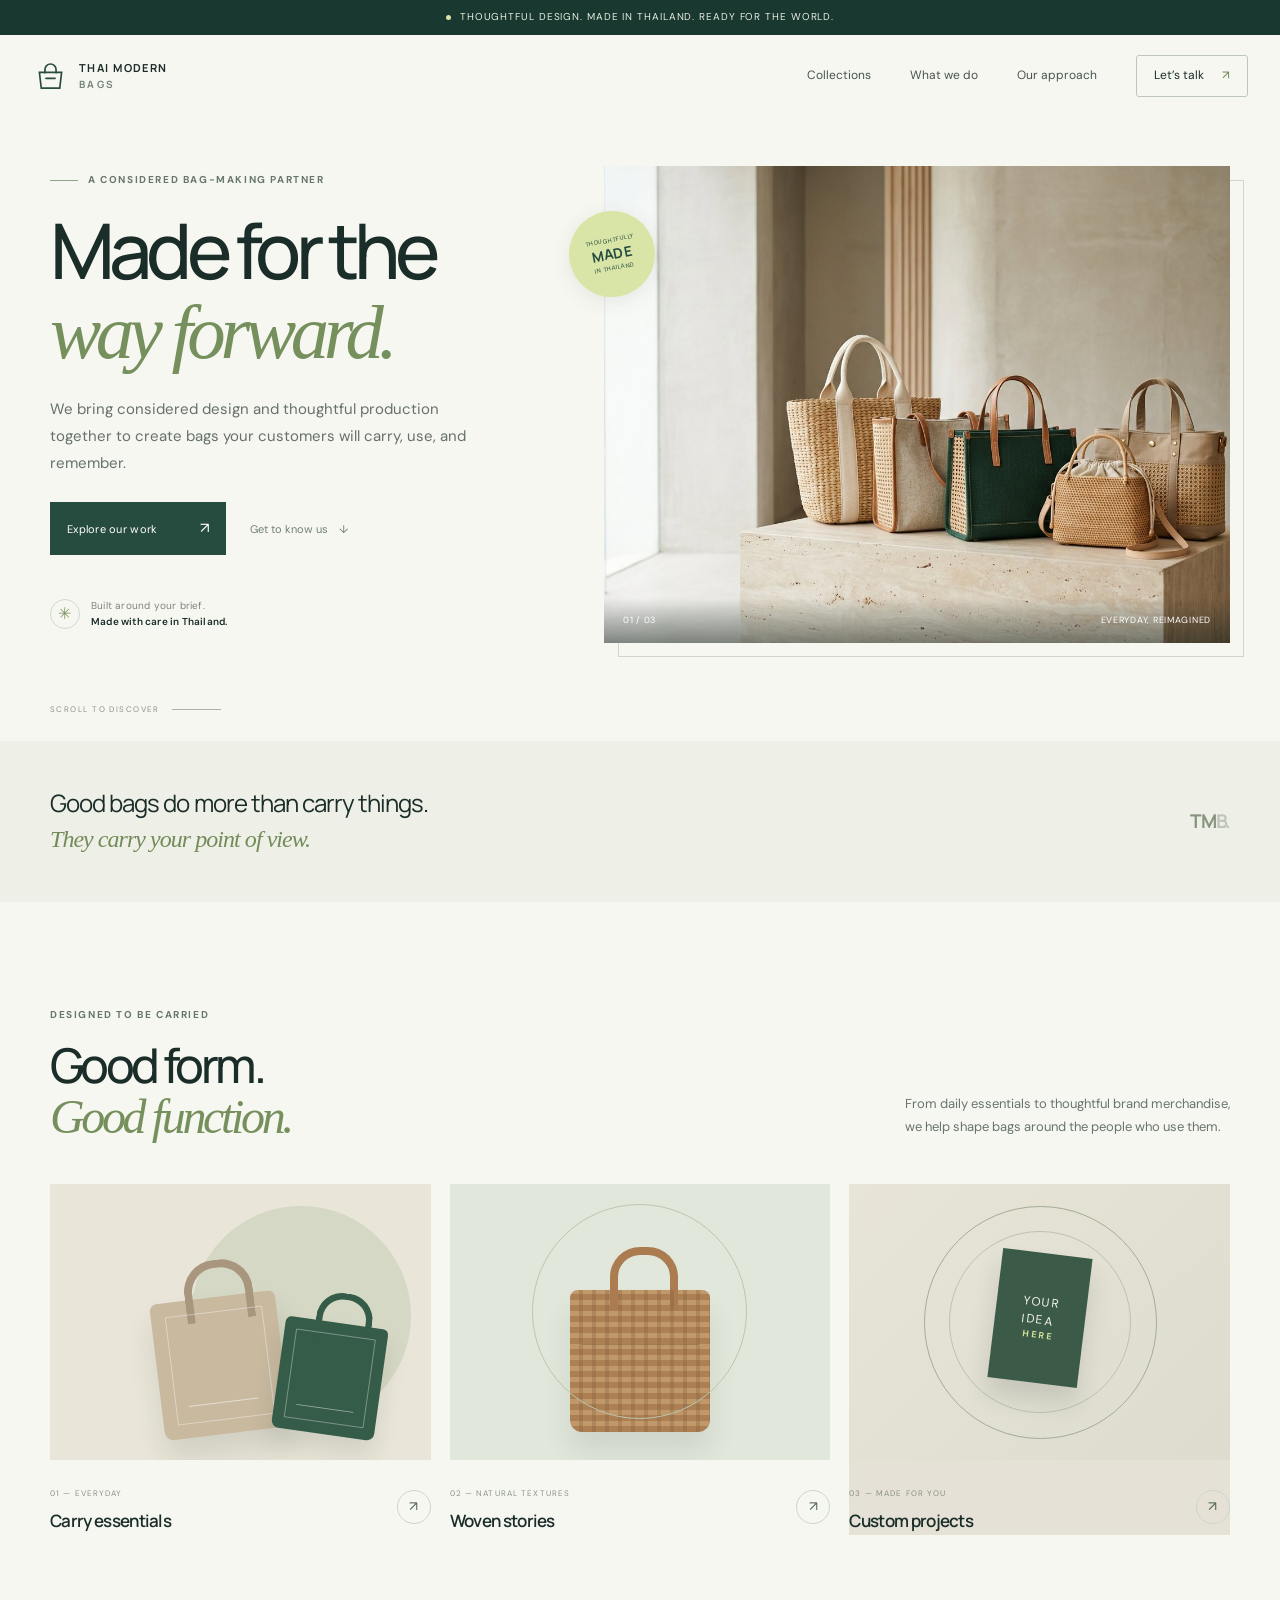
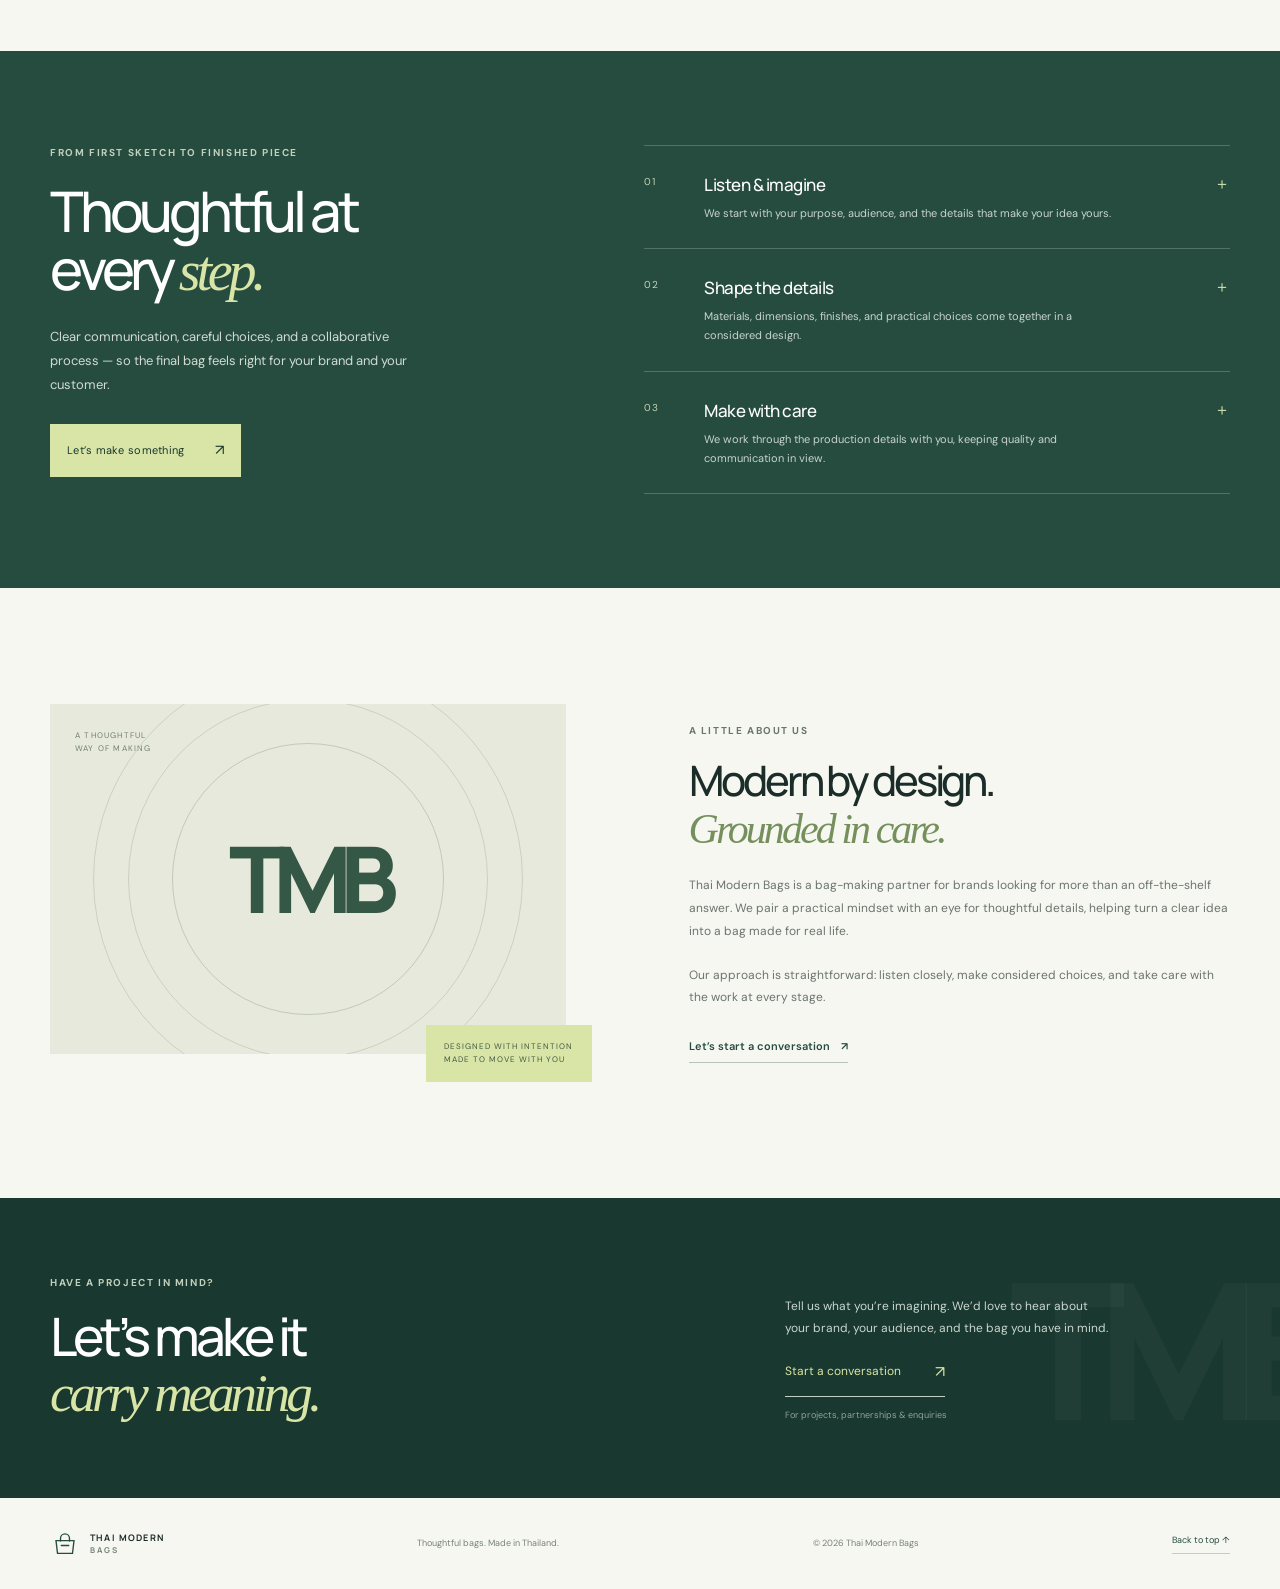
<file: index.html>
<!doctype html>
<html lang="en">
  <head>
    <meta charset="UTF-8" />
    <meta name="viewport" content="width=device-width, initial-scale=1.0" />
    <meta name="theme-color" content="#f8f8f4" />
    <meta name="description" content="Thai Modern Bags — thoughtful bag design and production for modern brands." />
    <title>Thai Modern Bags — Made for the way forward</title>
    <link rel="preconnect" href="https://fonts.googleapis.com" />
    <link rel="preconnect" href="https://fonts.gstatic.com" crossorigin />
    <link href="https://fonts.googleapis.com/css2?family=DM+Sans:wght@400;500;600;700&family=Manrope:wght@400;500;600;700;800&display=swap" rel="stylesheet" />
    <link rel="stylesheet" href="styles.css" />
    <script src="script.js" defer></script>
  </head>
  <body>
    <div class="announcement"><span class="announcement-dot"></span> Thoughtful design. Made in Thailand. Ready for the world.</div>
    <header class="site-header">
      <a class="brand" href="#home" aria-label="Thai Modern Bags home">
        <span class="brand-mark" aria-hidden="true"><svg viewBox="0 0 40 40" fill="none"><path d="M8 15.5h24l-2 17H10l-2-17Z" stroke="currentColor" stroke-width="1.8"/><path d="M14 16v-3.5a6 6 0 0 1 12 0V16" stroke="currentColor" stroke-width="1.8" stroke-linecap="round"/><path d="M15 22h10" stroke="currentColor" stroke-width="1.8" stroke-linecap="round"/></svg></span>
        <span class="brand-name">THAI MODERN <b>BAGS</b></span>
      </a>
      <button class="menu-toggle" type="button" aria-expanded="false" aria-controls="primary-nav" aria-label="Open navigation"><span></span><span></span></button>
      <nav class="primary-nav" id="primary-nav" aria-label="Main navigation">
        <a href="#collections">Collections</a><a href="#capabilities">What we do</a><a href="#about">Our approach</a>
        <a class="nav-cta" href="#contact">Let’s talk <span aria-hidden="true">↗</span></a>
      </nav>
    </header>
    <main>
      <section class="hero section-wrap" id="home">
        <div class="hero-copy">
          <p class="eyebrow"><span class="eyebrow-line"></span> A considered bag-making partner</p>
          <h1>Made for the<br /><span>way forward.</span></h1>
          <p class="hero-lede">We bring considered design and thoughtful production together to create bags your customers will carry, use, and remember.</p>
          <div class="hero-actions"><a class="button button-dark" href="#collections">Explore our work <span aria-hidden="true">↗</span></a><a class="text-link" href="#about">Get to know us <span aria-hidden="true">↓</span></a></div>
          <div class="hero-note"><span class="note-icon">✳</span><span>Built around your brief.<br /><strong>Made with care in Thailand.</strong></span></div>
        </div>
        <div class="hero-visual">
          <img src="public/images/hero-bags.jpg" alt="A curated collection of modern woven and canvas bags in a warm studio setting" />
          <div class="image-label"><span>01 / 03</span><span>Everyday, reimagined</span></div>
          <div class="hero-stamp" aria-label="Thoughtfully made"><span>THOUGHTFULLY</span><b>MADE</b><span>IN THAILAND</span></div>
        </div>
        <div class="hero-scroll"><span>SCROLL TO DISCOVER</span><i></i></div>
      </section>

      <section class="intro-band" aria-label="Our promise">
        <div class="section-wrap intro-inner"><p>Good bags do more than carry things.<br /><em>They carry your point of view.</em></p><span class="intro-mark">TM<span>B.</span></span></div>
      </section>

      <section class="collections section-wrap" id="collections">
        <div class="section-heading"><div><p class="eyebrow">Designed to be carried</p><h2>Good form.<br /><span>Good function.</span></h2></div><p class="section-summary">From daily essentials to thoughtful brand merchandise, we help shape bags around the people who use them.</p></div>
        <div class="collection-grid">
          <a class="collection-card card-canvas" href="#contact"><div class="card-art art-canvas"><span class="art-sun"></span><span class="bag-shape tote tote-cream"><i></i></span><span class="bag-shape tote tote-green"><i></i></span></div><div class="card-meta"><div><span class="card-number">01 — EVERYDAY</span><h3>Carry essentials</h3></div><span class="round-arrow" aria-hidden="true">↗</span></div></a>
          <a class="collection-card card-woven" href="#contact"><div class="card-art art-woven"><span class="bag-shape shopper"><i></i><b></b></span><span class="woven-sun"></span></div><div class="card-meta"><div><span class="card-number">02 — NATURAL TEXTURES</span><h3>Woven stories</h3></div><span class="round-arrow" aria-hidden="true">↗</span></div></a>
          <a class="collection-card card-custom" href="#contact"><div class="card-art art-custom"><span class="custom-ring ring-one"></span><span class="custom-ring ring-two"></span><span class="custom-tag">YOUR<br />IDEA<br /><b>HERE</b></span></div><div class="card-meta"><div><span class="card-number">03 — MADE FOR YOU</span><h3>Custom projects</h3></div><span class="round-arrow" aria-hidden="true">↗</span></div></a>
        </div>
      </section>

      <section class="capabilities" id="capabilities">
        <div class="section-wrap capabilities-inner">
          <div class="cap-copy"><p class="eyebrow eyebrow-light">From first sketch to finished piece</p><h2>Thoughtful at<br />every <em>step.</em></h2><p class="cap-lede">Clear communication, careful choices, and a collaborative process — so the final bag feels right for your brand and your customer.</p><a class="button button-light" href="#contact">Let’s make something <span aria-hidden="true">↗</span></a></div>
          <div class="process-list">
            <article class="process-item"><span class="process-no">01</span><div><h3>Listen & imagine</h3><p>We start with your purpose, audience, and the details that make your idea yours.</p></div><span class="process-symbol">＋</span></article>
            <article class="process-item"><span class="process-no">02</span><div><h3>Shape the details</h3><p>Materials, dimensions, finishes, and practical choices come together in a considered design.</p></div><span class="process-symbol">＋</span></article>
            <article class="process-item"><span class="process-no">03</span><div><h3>Make with care</h3><p>We work through the production details with you, keeping quality and communication in view.</p></div><span class="process-symbol">＋</span></article>
          </div>
        </div>
      </section>

      <section class="about section-wrap" id="about">
        <div class="about-visual"><div class="about-panel"><span class="about-big">TMB</span><span class="about-caption">A THOUGHTFUL<br />WAY OF MAKING</span><span class="about-orbit orbit-a"></span><span class="about-orbit orbit-b"></span></div><div class="about-small-note">DESIGNED WITH INTENTION<br />MADE TO MOVE WITH YOU</div></div>
        <div class="about-copy"><p class="eyebrow">A little about us</p><h2>Modern by design.<br /><span>Grounded in care.</span></h2><p>Thai Modern Bags is a bag-making partner for brands looking for more than an off-the-shelf answer. We pair a practical mindset with an eye for thoughtful details, helping turn a clear idea into a bag made for real life.</p><p>Our approach is straightforward: listen closely, make considered choices, and take care with the work at every stage.</p><a class="text-link text-link-dark" href="#contact">Let’s start a conversation <span aria-hidden="true">↗</span></a></div>
      </section>

      <section class="contact" id="contact"><div class="section-wrap contact-inner"><div><p class="eyebrow eyebrow-light">Have a project in mind?</p><h2>Let’s make it<br /><em>carry meaning.</em></h2></div><div class="contact-side"><p>Tell us what you’re imagining. We’d love to hear about your brand, your audience, and the bag you have in mind.</p><a class="contact-link" href="mailto:?subject=Bag%20project%20enquiry">Start a conversation <span aria-hidden="true">↗</span></a><span class="contact-small">For projects, partnerships & enquiries</span></div><span class="contact-decoration" aria-hidden="true">TMB</span></div></section>
    </main>
    <footer class="site-footer"><div class="section-wrap footer-inner"><a class="brand footer-brand" href="#home"><span class="brand-mark" aria-hidden="true"><svg viewBox="0 0 40 40" fill="none"><path d="M8 15.5h24l-2 17H10l-2-17Z" stroke="currentColor" stroke-width="1.8"/><path d="M14 16v-3.5a6 6 0 0 1 12 0V16" stroke="currentColor" stroke-width="1.8" stroke-linecap="round"/><path d="M15 22h10" stroke="currentColor" stroke-width="1.8" stroke-linecap="round"/></svg></span><span class="brand-name">THAI MODERN <b>BAGS</b></span></a><span class="footer-line">Thoughtful bags. Made in Thailand.</span><span class="copyright">© <span id="year">2026</span> Thai Modern Bags</span><a class="back-top" href="#home">Back to top ↑</a></div></footer>
  </body>
</html>
</file>
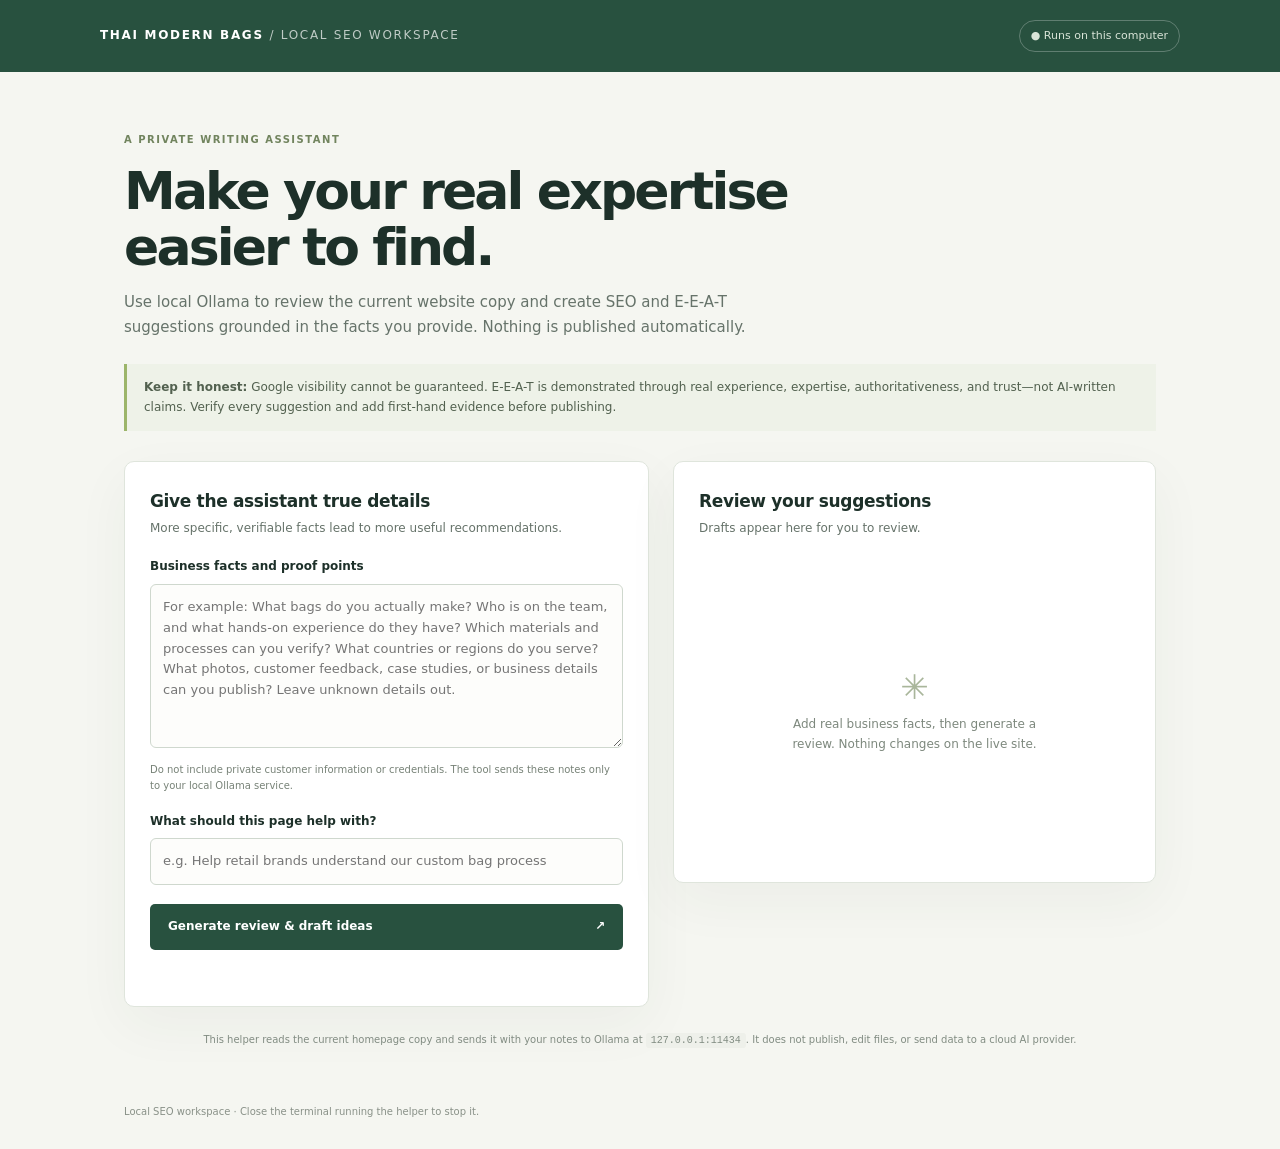
<file: tools/seo_assistant.html>
<!doctype html>
<html lang="en">
<head>
  <meta charset="utf-8" />
  <meta name="viewport" content="width=device-width, initial-scale=1" />
  <meta name="color-scheme" content="light" />
  <title>Local SEO Assistant — Thai Modern Bags</title>
  <style>
    :root{--paper:#f5f6f1;--white:#fff;--ink:#1d3029;--muted:#66736a;--green:#28513f;--line:#dfe5dc;--lime:#e4edc9;--shadow:0 18px 55px #20392c0c}*{box-sizing:border-box}body{margin:0;background:var(--paper);color:var(--ink);font:15px/1.65 system-ui,-apple-system,Segoe UI,sans-serif}header{background:var(--green);color:white;padding:20px max(24px,calc((100% - 1080px)/2));display:flex;align-items:center;justify-content:space-between;gap:24px}.brand{font-size:12px;letter-spacing:.14em;font-weight:750}.local{font-size:11px;color:#d9e4d8;border:1px solid #ffffff42;border-radius:30px;padding:6px 11px}.wrap{max-width:1080px;margin:54px auto;padding:0 24px}.kicker{text-transform:uppercase;letter-spacing:.15em;font-size:10px;font-weight:700;color:#71845e}.intro{max-width:720px}.intro h1{font-size:clamp(34px,5vw,52px);line-height:1.08;letter-spacing:-.055em;font-weight:600;margin:12px 0}.intro p{color:var(--muted);max-width:650px}.notice{border-left:3px solid #9cb56a;background:#eef2e8;padding:14px 17px;margin:24px 0 30px;font-size:12px;color:#52614f}.layout{display:grid;grid-template-columns:1fr .92fr;gap:24px;align-items:start}.panel{background:var(--white);border:1px solid var(--line);box-shadow:var(--shadow);border-radius:10px;padding:25px}.panel h2{font-size:17px;margin:0 0 4px;letter-spacing:-.02em}.panel .sub{font-size:12px;color:var(--muted);margin:0 0 18px}label{display:block;font-size:12px;font-weight:650;margin:17px 0 7px}textarea,input{width:100%;border:1px solid #cfd8ce;border-radius:6px;padding:12px;font:inherit;font-size:13px;line-height:1.6;color:var(--ink);background:#fdfdfb;outline:none}textarea:focus,input:focus{border-color:#72915d;box-shadow:0 0 0 3px #dbe7cb}textarea{min-height:164px;resize:vertical}input{min-height:45px}.hint{font-size:10px;color:#778277;margin-top:6px}.button{margin-top:19px;border:0;border-radius:5px;background:var(--green);color:white;padding:13px 18px;font:inherit;font-size:12px;font-weight:600;cursor:pointer;display:flex;justify-content:space-between;align-items:center;width:100%;transition:background .2s}.button:hover{background:#193c2e}.button:disabled{opacity:.62;cursor:wait}.status{font-size:11px;color:var(--muted);min-height:20px;margin:11px 0 0}.results{min-height:380px}.empty{height:100%;min-height:300px;display:grid;place-content:center;text-align:center;color:#7d887d;padding:30px}.empty b{font-size:34px;color:#a9b69b;font-weight:400}.empty span{font-size:12px;max-width:250px}.result-block{border-top:1px solid var(--line);padding:15px 0}.result-block:first-of-type{border-top:0;padding-top:0}.result-block h3{font-size:12px;margin:0 0 8px}.result-block p{margin:0;font-size:12px;color:#4f5c53;white-space:pre-wrap}.result-block ul{margin:0;padding-left:17px;font-size:12px;color:#4f5c53}.result-block li+li{margin-top:7px}.meta-copy{display:flex;justify-content:space-between;align-items:flex-start;gap:8px}.copy{border:1px solid var(--line);background:white;color:var(--green);border-radius:4px;padding:5px 8px;font-size:10px;cursor:pointer;white-space:nowrap}.tag{display:inline-block;background:#f0f3eb;color:#536847;border-radius:20px;padding:4px 8px;font-size:10px;margin:3px}.footnote{text-align:center;color:#818c82;font-size:10px;margin:25px 0 10px}footer{max-width:1080px;margin:0 auto;padding:0 24px 30px;color:#899188;font-size:10px}code{font-family:ui-monospace,SFMono-Regular,monospace;background:#eef0ea;padding:2px 5px;border-radius:3px}@media(max-width:780px){.wrap{margin:36px auto}.layout{grid-template-columns:1fr}.results{min-height:250px}.empty{min-height:200px}header{padding:16px 22px}.panel{padding:20px}}
  </style>
</head>
<body>
  <header><span class="brand">THAI MODERN BAGS <span style="font-weight:400;opacity:.7">/ LOCAL SEO WORKSPACE</span></span><span class="local">● Runs on this computer</span></header>
  <main class="wrap">
    <div class="intro">
      <span class="kicker">A private writing assistant</span>
      <h1>Make your real expertise easier to find.</h1>
      <p>Use local Ollama to review the current website copy and create SEO and E-E-A-T suggestions grounded in the facts you provide. Nothing is published automatically.</p>
    </div>
    <div class="notice"><strong>Keep it honest:</strong> Google visibility cannot be guaranteed. E-E-A-T is demonstrated through real experience, expertise, authoritativeness, and trust—not AI-written claims. Verify every suggestion and add first-hand evidence before publishing.</div>
    <div class="layout">
      <section class="panel" aria-labelledby="input-title">
        <h2 id="input-title">Give the assistant true details</h2>
        <p class="sub">More specific, verifiable facts lead to more useful recommendations.</p>
        <form id="draft-form">
          <label for="facts">Business facts and proof points</label>
          <textarea id="facts" required minlength="20" maxlength="10000" placeholder="For example: What bags do you actually make? Who is on the team, and what hands-on experience do they have? Which materials and processes can you verify? What countries or regions do you serve? What photos, customer feedback, case studies, or business details can you publish? Leave unknown details out."></textarea>
          <div class="hint">Do not include private customer information or credentials. The tool sends these notes only to your local Ollama service.</div>
          <label for="goal">What should this page help with?</label>
          <input id="goal" maxlength="500" placeholder="e.g. Help retail brands understand our custom bag process" />
          <button class="button" id="submit" type="submit"><span>Generate review &amp; draft ideas</span><span aria-hidden="true">↗</span></button>
          <p class="status" id="status" role="status" aria-live="polite"></p>
        </form>
      </section>
      <section class="panel results" aria-labelledby="results-title">
        <h2 id="results-title">Review your suggestions</h2>
        <p class="sub" id="model-label">Drafts appear here for you to review.</p>
        <div id="output" class="empty"><b>✳</b><span>Add real business facts, then generate a review. Nothing changes on the live site.</span></div>
      </section>
    </div>
    <p class="footnote">This helper reads the current homepage copy and sends it with your notes to Ollama at <code>127.0.0.1:11434</code>. It does not publish, edit files, or send data to a cloud AI provider.</p>
  </main>
  <footer>Local SEO workspace · Close the terminal running the helper to stop it.</footer>
  <script>
    const form = document.querySelector('#draft-form');
    const button = document.querySelector('#submit');
    const status = document.querySelector('#status');
    const output = document.querySelector('#output');
    const label = document.querySelector('#model-label');
    const sections = [
      ['Meta title', 'metaTitle', 'copy'],
      ['Meta description', 'metaDescription', 'copy'],
      ['Main topic', 'primaryTopic', 'text'],
      ['Page improvements', 'pageImprovements', 'objects'],
      ['E-E-A-T actions', 'eeatActions', 'list'],
      ['Facts to verify', 'factsToVerify', 'list'],
      ['First-hand content ideas', 'contentIdeas', 'list'],
      ['Structured data', 'structuredData', 'objects']
    ];
    function addText(parent, text, className) {
      const p = document.createElement('p');
      p.textContent = text || 'No suggestion returned.';
      if (className) p.className = className;
      parent.appendChild(p);
      return p;
    }
    function render(data) {
      output.className = '';
      output.replaceChildren();
      for (const [heading, key, type] of sections) {
        const value = data[key];
        if (value == null || (Array.isArray(value) && !value.length)) continue;
        const block = document.createElement('section');
        block.className = 'result-block';
        const h = document.createElement('h3');
        h.textContent = heading;
        block.appendChild(h);
        if (type === 'copy') {
          const row = document.createElement('div');
          row.className = 'meta-copy';
          addText(row, String(value));
          const copy = document.createElement('button');
          copy.type = 'button';
          copy.className = 'copy';
          copy.textContent = 'Copy';
          copy.addEventListener('click', async () => {
            try { await navigator.clipboard.writeText(String(value)); copy.textContent = 'Copied'; setTimeout(() => copy.textContent = 'Copy', 1200); }
            catch { copy.textContent = 'Select text'; }
          });
          row.appendChild(copy);
          block.appendChild(row);
        } else if (type === 'list' || type === 'objects') {
          const ul = document.createElement('ul');
          for (const item of (Array.isArray(value) ? value : [value])) {
            const li = document.createElement('li');
            li.textContent = typeof item === 'string' ? item : [item.title || item.type, item.reason || item.note].filter(Boolean).join(' — ');
            ul.appendChild(li);
          }
          block.appendChild(ul);
        } else {
          addText(block, String(value));
        }
        output.appendChild(block);
      }
    }
    form.addEventListener('submit', async (event) => {
      event.preventDefault();
      button.disabled = true;
      status.textContent = 'Asking your local model… this may take a minute.';
      try {
        const response = await fetch('/api/draft', {
          method: 'POST',
          headers: {'Content-Type': 'application/json'},
          body: JSON.stringify({businessFacts: document.querySelector('#facts').value, goal: document.querySelector('#goal').value})
        });
        const payload = await response.json();
        if (!response.ok) throw new Error(payload.error || 'Could not generate suggestions.');
        render(payload.result || {});
        label.textContent = `Draft suggestions from local model: ${payload.model}. Review before use.`;
        status.textContent = 'Review each item, confirm facts, and make edits yourself before publishing.';
      } catch (error) {
        status.textContent = error.message || 'Something went wrong. Check that Ollama is running and the model is installed.';
      } finally {
        button.disabled = false;
      }
    });
  </script>
</body>
</html>
</file>
<file: styles.css>
:root{--paper:#f7f7f2;--white:#fff;--ink:#1a2d29;--muted:#67716b;--green:#264c40;--green-dark:#19382f;--lime:#d9e5a7;--line:#dfe3db;--serif:Georgia,'Times New Roman',serif;--sans:'DM Sans',Arial,sans-serif;--display:'Manrope',var(--sans);--wrap:1180px}*{box-sizing:border-box}html{scroll-behavior:smooth;scroll-padding-top:90px}body{margin:0;background:var(--paper);color:var(--ink);font-family:var(--sans);font-size:15px;line-height:1.65;-webkit-font-smoothing:antialiased}a{color:inherit;text-decoration:none}.section-wrap{width:min(var(--wrap),calc(100% - 64px));margin-inline:auto}.announcement{height:35px;display:flex;align-items:center;justify-content:center;gap:9px;background:var(--green-dark);color:#e9ede4;font-size:10px;letter-spacing:.09em;text-transform:uppercase}.announcement-dot{height:5px;width:5px;background:var(--lime);border-radius:50%}.site-header{height:82px;width:min(1360px,calc(100% - 64px));margin:auto;display:flex;align-items:center;justify-content:space-between;position:relative;z-index:5}.brand{display:flex;align-items:center;gap:10px}.brand-mark{width:37px;height:37px;color:var(--green);display:inline-flex}.brand-mark svg{width:100%;height:100%}.brand-name{font-family:var(--display);font-weight:700;font-size:11px;letter-spacing:.13em;line-height:1.1}.brand-name b{display:block;font-size:10px;letter-spacing:.23em;margin-top:4px;color:#77847a}.primary-nav{display:flex;align-items:center;gap:39px;font-size:12px;color:#46544d}.primary-nav>a:not(.nav-cta){transition:color .2s}.primary-nav>a:not(.nav-cta):hover,.text-link:hover{color:#718a49}.nav-cta{border:1px solid #bdc7be;border-radius:3px;padding:10px 17px;color:var(--ink);transition:.2s}.nav-cta span{padding-left:15px;color:#678347}.nav-cta:hover{background:var(--green);border-color:var(--green);color:white}.menu-toggle{display:none}.hero{min-height:605px;padding:31px 0 80px;display:grid;grid-template-columns:.9fr 1.1fr;align-items:center;gap:42px;position:relative}.hero-copy{padding:24px 0 31px;position:relative;z-index:1}.eyebrow{font-size:10px;letter-spacing:.16em;text-transform:uppercase;font-weight:700;color:#67776b;margin:0 0 21px;display:flex;align-items:center;gap:10px}.eyebrow-line{height:1px;width:28px;background:#92a286}.hero h1,.section-heading h2,.cap-copy h2,.about-copy h2,.contact h2{font-family:var(--display);font-weight:500;letter-spacing:-.075em;line-height:1.04;margin:0;color:var(--ink)}.hero h1{font-size:clamp(50px,6vw,78px)}.hero h1 span,.section-heading h2 span,.about-copy h2 span{font-family:var(--serif);font-style:italic;font-weight:400;color:#76905d;letter-spacing:-.07em}.hero-lede{max-width:430px;font-size:15px;line-height:1.8;color:#65716a;margin:23px 0 25px}.hero-actions{display:flex;align-items:center;gap:24px}.button{display:inline-flex;align-items:center;justify-content:space-between;gap:30px;padding:14px 17px;font-size:11px;letter-spacing:.025em;min-width:176px;transition:transform .2s,background .2s}.button:hover{transform:translateY(-2px)}.button-dark{background:var(--green);color:#fff}.button-dark:hover{background:var(--green-dark)}.button span{font-size:15px}.text-link{font-size:11px;color:#718074;transition:color .2s}.text-link span{padding-left:8px}.hero-note{display:flex;align-items:center;gap:11px;margin-top:43px;font-size:10px;line-height:1.6;color:#7d857d;letter-spacing:.02em}.hero-note strong{font-weight:600;color:var(--ink)}.note-icon{width:30px;height:30px;border:1px solid #d2d8cd;border-radius:50%;display:grid;place-items:center;color:#7e9660;font-size:16px}.hero-visual{height:477px;position:relative;background:#e8e5d9;overflow:visible}.hero-visual:before{content:'';position:absolute;inset:14px -14px -14px 14px;border:1px solid #d1d6cb;z-index:0}.hero-visual img{position:relative;z-index:1;width:100%;height:100%;object-fit:cover;object-position:center}.image-label{position:absolute;z-index:2;bottom:0;left:0;right:0;display:flex;justify-content:space-between;padding:15px 19px;background:linear-gradient(transparent,rgba(23,33,27,.5));color:white;font-size:9px;letter-spacing:.08em;text-transform:uppercase}.hero-stamp{position:absolute;z-index:2;left:-35px;top:45px;width:86px;height:86px;border-radius:50%;background:var(--lime);color:var(--green);display:flex;flex-direction:column;align-items:center;justify-content:center;font-size:6px;line-height:1.4;letter-spacing:.1em;transform:rotate(-11deg);box-shadow:0 4px 20px #34412b1a}.hero-stamp b{font-family:var(--display);font-size:14px;letter-spacing:.04em}.hero-scroll{position:absolute;bottom:25px;left:0;display:flex;align-items:center;gap:12px;color:#8a9389;font-size:8px;letter-spacing:.18em}.hero-scroll i{height:1px;width:49px;background:#aab2a7}.intro-band{background:#eef0e8;padding:45px 0}.intro-inner{display:flex;justify-content:space-between;align-items:center}.intro-inner p{font-family:var(--display);font-size:24px;line-height:1.45;letter-spacing:-.04em;margin:0}.intro-inner em{font-family:var(--serif);color:#738b59;font-weight:400}.intro-mark{font-family:var(--display);font-weight:700;font-size:19px;letter-spacing:-.07em;color:#89947f}.intro-mark span{color:#c0c6b6}.collections{padding-top:105px;padding-bottom:116px}.section-heading{display:flex;align-items:end;justify-content:space-between;margin-bottom:42px}.section-heading .eyebrow{margin-bottom:17px}.section-heading h2,.about-copy h2{font-size:48px}.section-summary{max-width:325px;color:#68746c;font-size:13px;line-height:1.8;margin:0 0 3px}.collection-grid{display:grid;grid-template-columns:repeat(3,1fr);gap:19px}.collection-card{display:block;min-width:0}.card-art{height:276px;position:relative;overflow:hidden}.art-canvas{background:#e9e5d8}.art-sun{position:absolute;width:220px;height:220px;border-radius:50%;background:#d5d8c4;right:20px;top:22px}.bag-shape{position:absolute;display:block}.tote{width:126px;height:137px;bottom:26px;border-radius:7px 7px 9px 9px;box-shadow:0 19px 28px #26352c1e}.tote:before{content:'';position:absolute;width:53px;height:53px;border:8px solid currentColor;border-bottom:0;border-radius:32px 32px 0 0;top:-37px;left:36px}.tote:after{content:'';position:absolute;inset:14px;border:1px solid #fff6}.tote i{position:absolute;bottom:31px;left:27px;width:70px;height:1px;background:#fff8}.tote-cream{left:28%;background:#c8b99f;color:#a8977e;transform:rotate(-7deg)}.tote-green{left:55%;background:#355b49;color:#355b49;transform:rotate(8deg) scale(.82);transform-origin:bottom center}.art-woven{background:#e2e7dc}.shopper{width:140px;height:142px;left:calc(50% - 70px);bottom:28px;background:repeating-linear-gradient(0deg,#ad8054 0 6px,#c19869 6px 11px);border-radius:8px 8px 12px 12px;box-shadow:0 20px 28px #28392a1a}.shopper:before{content:'';position:absolute;top:-43px;left:40px;width:52px;height:55px;border:8px solid #aa7c50;border-bottom:0;border-radius:30px 30px 0 0}.shopper i{position:absolute;inset:0;background:repeating-linear-gradient(90deg,transparent 0 9px,#79573945 9px 13px);border-radius:inherit}.shopper b{position:absolute;top:54px;left:12px;right:12px;height:1px;background:#70553666}.woven-sun{position:absolute;width:215px;height:215px;border:1px solid #b9c8b1;border-radius:50%;top:20px;left:calc(50% - 108px)}.card-custom{background:#e5e1d6}.art-custom{background:linear-gradient(135deg,#e8e4d8,#dddccf)}.custom-ring{position:absolute;border:1px solid #a4ad95;border-radius:50%;width:233px;height:233px;left:calc(50% - 116px);top:22px}.ring-two{width:182px;height:182px;top:47px;left:calc(50% - 91px);border-color:#bcc2b4}.custom-tag{position:absolute;top:69px;left:calc(50% - 45px);width:90px;height:130px;background:#3b5b48;color:#f6f3e7;display:flex;flex-direction:column;justify-content:center;align-items:center;font-size:12px;letter-spacing:.14em;line-height:1.5;transform:rotate(7deg);box-shadow:0 17px 25px #26352c24}.custom-tag b{font-size:9px;color:#d6e29b;letter-spacing:.24em}.card-meta{padding:19px 0 0;display:flex;justify-content:space-between;align-items:center}.card-number{font-size:8px;letter-spacing:.14em;color:#899287}.card-meta h3{font-family:var(--display);font-size:17px;letter-spacing:-.04em;font-weight:600;margin:3px 0 0}.round-arrow{display:grid;place-items:center;width:34px;height:34px;border:1px solid #cfd5ca;border-radius:50%;font-size:14px;color:#52674e;transition:.2s}.collection-card:hover .round-arrow{background:var(--green);color:white;border-color:var(--green);transform:rotate(45deg)}.collection-card:hover .card-art{filter:saturate(1.08)}.capabilities{background:var(--green);color:white;padding:94px 0}.capabilities-inner{display:grid;grid-template-columns:.9fr 1.1fr;gap:115px}.eyebrow-light{color:#c2d0bd}.eyebrow-light .eyebrow-line{background:#91a48e}.cap-copy h2{font-size:56px;color:white}.cap-copy h2 em,.contact h2 em{font-family:var(--serif);font-weight:400;color:var(--lime)}.cap-lede{max-width:360px;color:#d1dbd3;font-size:13px;line-height:1.85;margin:24px 0 27px}.button-light{background:var(--lime);color:var(--green-dark)}.button-light:hover{background:#e4edc2}.process-list{border-top:1px solid #ffffff34}.process-item{display:grid;grid-template-columns:42px 1fr 20px;gap:18px;padding:25px 0;border-bottom:1px solid #ffffff34;align-items:start}.process-no{font-size:10px;color:#c5d4b7;letter-spacing:.08em;padding-top:3px}.process-item h3{margin:0 0 5px;font-family:var(--display);font-weight:500;font-size:17px;letter-spacing:-.03em}.process-item p{margin:0;color:#c8d4cc;font-size:11px;line-height:1.75;max-width:420px}.process-symbol{font-size:16px;color:#d7e6af;text-align:right}.about{padding-top:116px;padding-bottom:116px;display:grid;grid-template-columns:1fr 1fr;gap:97px;align-items:center}.about-visual{position:relative;padding:0 26px 28px 0}.about-panel{height:350px;overflow:hidden;position:relative;background:#e7e9dc;display:grid;place-items:center}.about-panel:before{content:'';position:absolute;width:270px;height:270px;border:1px solid #c1cbb6;border-radius:50%}.about-big{font-family:var(--display);font-weight:800;font-size:92px;letter-spacing:-.13em;color:#355745;position:relative;z-index:1}.about-caption{position:absolute;left:25px;top:25px;font-size:8px;letter-spacing:.15em;line-height:1.6;color:#71816c}.about-orbit{position:absolute;border:1px solid #cbd1c1;border-radius:50%;width:360px;height:360px}.orbit-b{width:430px;height:430px}.about-small-note{position:absolute;right:0;bottom:0;background:var(--lime);padding:15px 18px;color:#425c43;font-size:8px;letter-spacing:.13em;line-height:1.7}.about-copy .eyebrow{margin-bottom:18px}.about-copy h2{font-size:42px;line-height:1.12}.about-copy>p:not(.eyebrow){font-size:12px;line-height:1.9;color:#6a756d;margin:21px 0 0}.text-link-dark{display:inline-block;margin-top:28px;color:var(--green);font-weight:600;border-bottom:1px solid #b9c4b6;padding-bottom:7px}.contact{background:var(--green-dark);color:white;padding:76px 0;overflow:hidden;position:relative}.contact-inner{display:flex;align-items:center;justify-content:space-between;position:relative;z-index:1}.contact h2{font-size:53px;color:white}.contact .eyebrow{margin-bottom:17px}.contact-side{max-width:330px;margin-right:115px;padding-top:21px}.contact-side p{font-size:12px;line-height:1.85;color:#cad6ce;margin:0 0 19px}.contact-link{font-size:12px;display:inline-flex;gap:34px;align-items:center;padding-bottom:10px;border-bottom:1px solid #c0d0c2;color:var(--lime)}.contact-link span{font-size:16px}.contact-small{display:block;font-size:9px;color:#91a49a;margin-top:11px}.contact-decoration{position:absolute;right:-8%;top:50%;transform:translateY(-50%);font-family:var(--display);font-weight:800;letter-spacing:-.15em;font-size:190px;color:#ffffff08;pointer-events:none}.site-footer{background:#f7f7f2}.footer-inner{min-height:91px;display:flex;align-items:center;justify-content:space-between;gap:20px}.footer-brand .brand-mark{width:30px;height:30px}.footer-brand .brand-name{font-size:9px}.footer-brand .brand-name b{font-size:8px}.footer-line,.copyright,.back-top{font-size:9px;color:#788279}.back-top{color:var(--green);border-bottom:1px solid #c5cec1;padding-bottom:5px}.menu-toggle{background:none;border:0}
@media(max-width:900px){.section-wrap{width:min(var(--wrap),calc(100% - 46px))}.site-header{width:calc(100% - 46px)}.hero{gap:25px;min-height:555px}.hero-visual{height:420px}.hero h1{font-size:clamp(48px,7vw,68px)}.capabilities-inner{gap:55px}.about{gap:55px}.contact-side{margin-right:65px}.card-art{height:240px}.tote{transform:scale(.85)}.tote-green{transform:rotate(8deg) scale(.75)}}
@media(max-width:680px){.announcement{font-size:8px;letter-spacing:.06em}.section-wrap{width:calc(100% - 40px)}.site-header{height:70px;width:calc(100% - 40px)}.brand-mark{width:32px;height:32px}.brand-name{font-size:10px}.menu-toggle{display:flex;flex-direction:column;gap:5px;padding:10px;cursor:pointer}.menu-toggle span{width:21px;height:1px;background:var(--ink);transition:.2s}.menu-toggle[aria-expanded=true] span:first-child{transform:translateY(3px) rotate(45deg)}.menu-toggle[aria-expanded=true] span:last-child{transform:translateY(-3px) rotate(-45deg)}.primary-nav{position:absolute;top:60px;left:-20px;right:-20px;padding:20px;background:var(--paper);display:none;flex-direction:column;align-items:stretch;gap:0;box-shadow:0 16px 20px #16241d12}.primary-nav.is-open{display:flex}.primary-nav>a{padding:13px 4px}.primary-nav .nav-cta{margin-top:7px;padding:12px 15px}.hero{display:flex;flex-direction:column;align-items:stretch;gap:30px;padding:35px 0 70px}.hero-copy{padding:0}.hero h1{font-size:clamp(52px,14vw,72px)}.hero-lede{font-size:13px;margin:19px 0 22px}.hero-note{margin-top:27px}.hero-visual{height:clamp(280px,80vw,420px);margin:0 9px 0 0}.hero-visual:before{inset:10px -10px -10px 10px}.hero-visual img{object-position:center}.hero-stamp{left:-12px;top:18px;width:72px;height:72px}.hero-scroll{bottom:23px}.intro-band{padding:32px 0}.intro-inner p{font-size:19px}.intro-mark{font-size:15px}.collections{padding-top:72px;padding-bottom:78px}.section-heading{display:block;margin-bottom:27px}.section-heading h2,.about-copy h2{font-size:42px}.section-summary{font-size:12px;margin-top:17px;max-width:390px}.collection-grid{grid-template-columns:1fr;gap:30px}.card-art{height:clamp(245px,66vw,340px)}.card-meta{padding-top:14px}.capabilities{padding:70px 0}.capabilities-inner{grid-template-columns:1fr;gap:43px}.cap-copy h2{font-size:50px}.cap-lede{font-size:12px;margin:18px 0 22px}.process-item{grid-template-columns:29px 1fr 18px;gap:12px;padding:20px 0}.process-item h3{font-size:15px}.about{padding-top:76px;padding-bottom:76px;grid-template-columns:1fr;gap:37px}.about-visual{padding-right:18px}.about-panel{height:290px}.about-big{font-size:78px}.about-caption{left:17px;top:18px}.about-small-note{padding:12px 14px}.about-copy h2{font-size:38px}.about-copy>p:not(.eyebrow){font-size:12px;margin-top:17px}.contact{padding:62px 0}.contact-inner{display:block}.contact h2{font-size:48px}.contact-side{margin:29px 0 0;max-width:390px;padding:0}.contact-decoration{font-size:120px;right:-9%;top:22%}.footer-inner{padding:20px 0;min-height:0;display:grid;grid-template-columns:1fr 1fr;gap:17px}.footer-line{grid-column:1/-1;grid-row:2}.copyright{justify-self:end}.back-top{justify-self:start}.footer-brand{grid-column:1}.footer-inner .copyright{grid-column:2;grid-row:1}.footer-inner .back-top{grid-column:2;grid-row:2;justify-self:end}.footer-line{grid-column:1;grid-row:2;align-self:center}}
@media(prefers-reduced-motion:reduce){html{scroll-behavior:auto}*,*:before,*:after{transition-duration:.01ms!important;animation-duration:.01ms!important;animation-iteration-count:1!important}}
</file>
